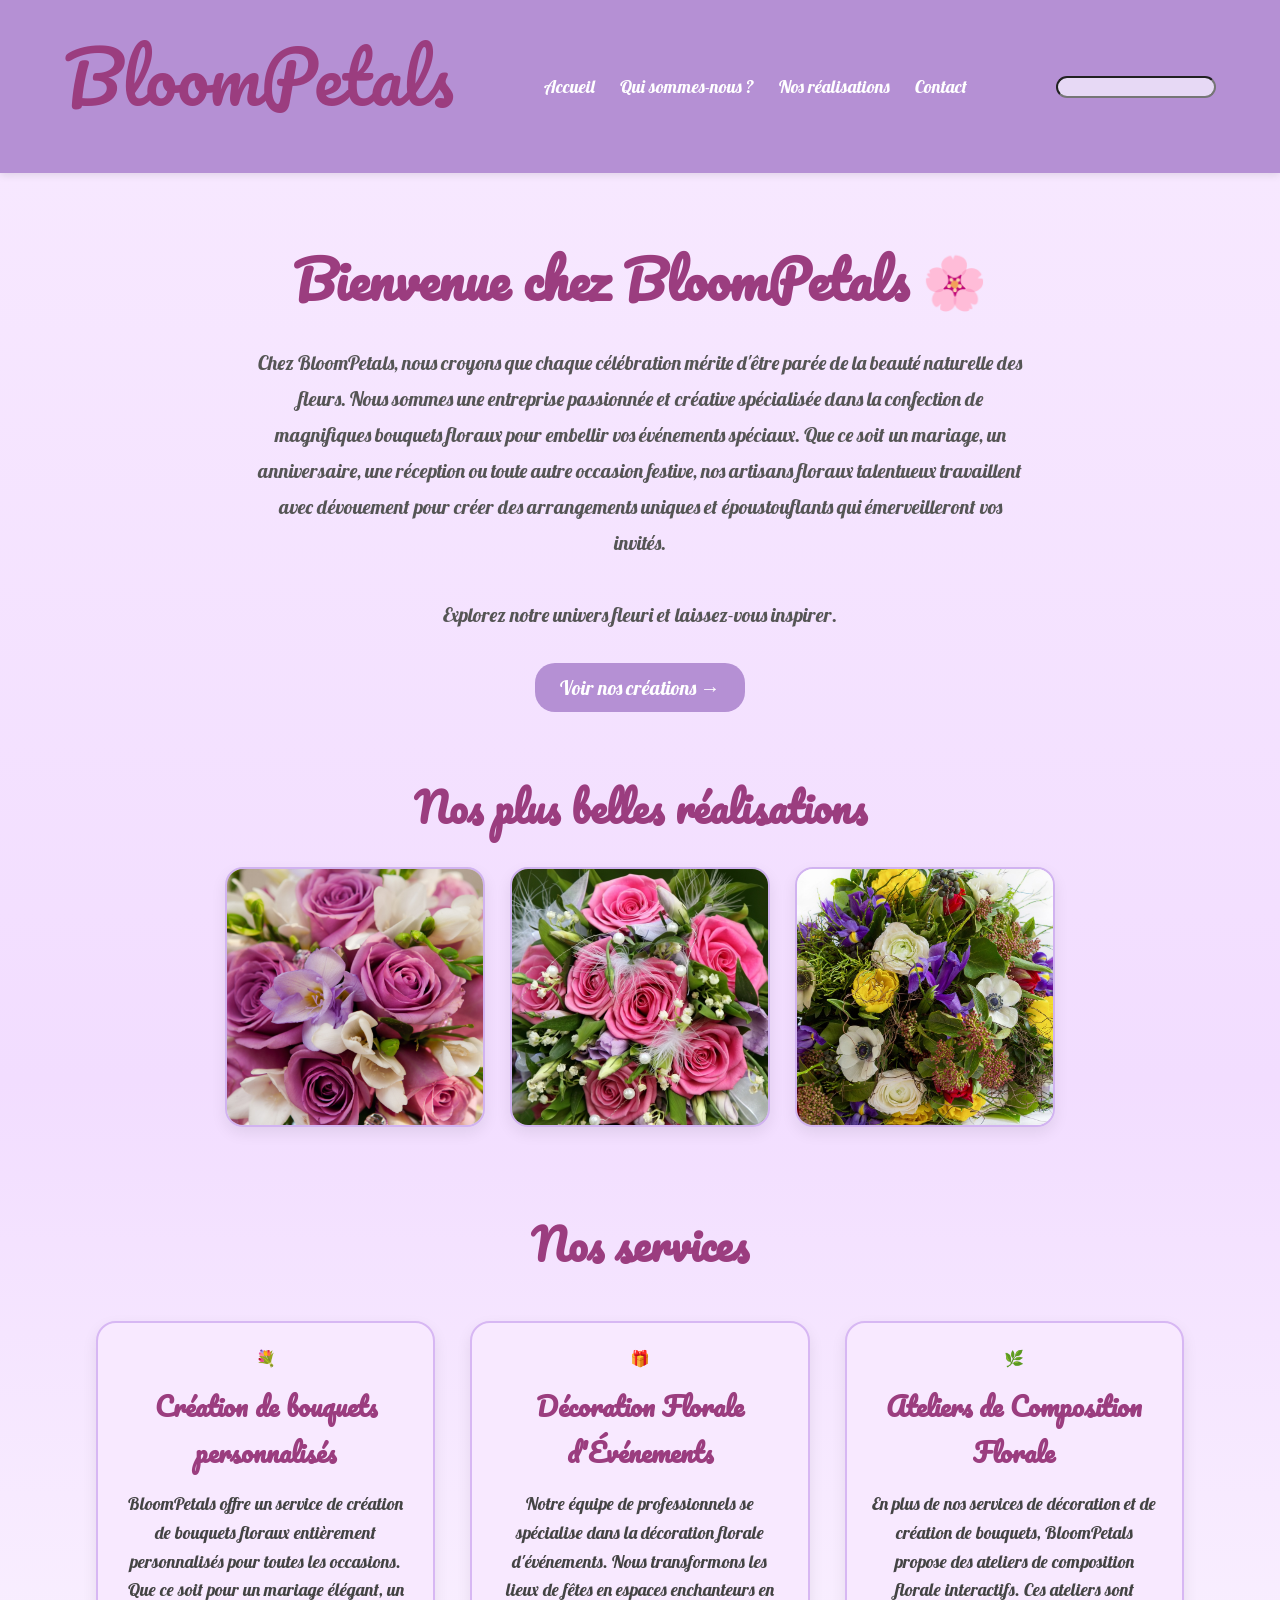
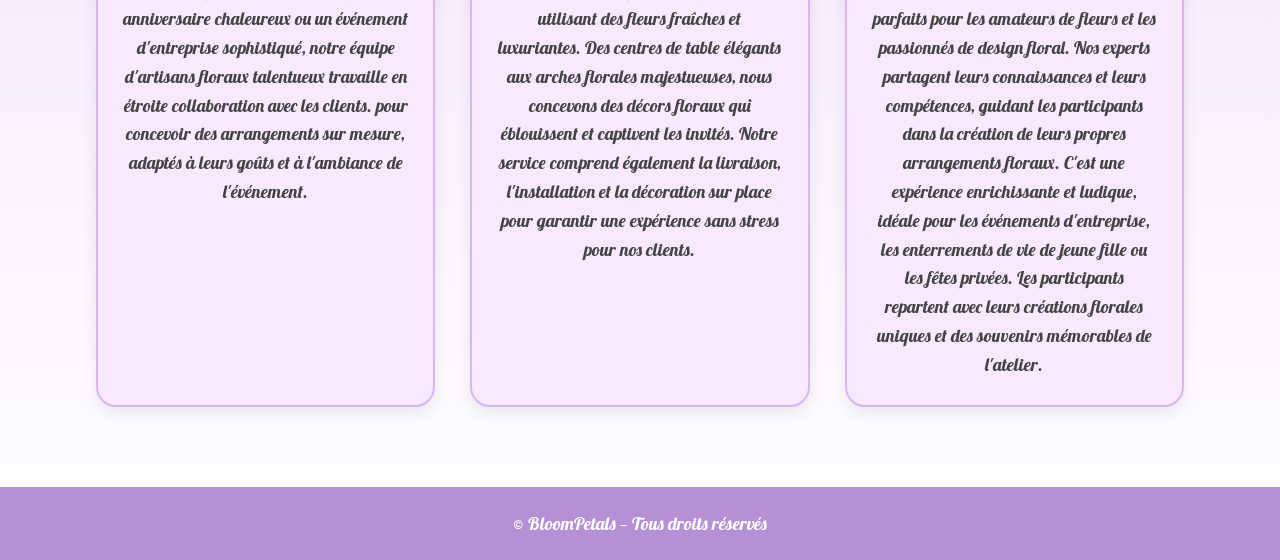
<file: index.html>
<!DOCTYPE html>
<html lang="fr">
<head>
    <meta charset="UTF-8">
    <meta name="viewport" content="width=device-width, initial-scale=1.0">
    <title>BloomPetals</title>

    <link href="https://fonts.googleapis.com/css2?family=Lobster&family=Pacifico&display=swap" rel="stylesheet">
    <link rel="stylesheet" href="styleflower.css">

</head>

<body class="index-page">
    <header>
        <nav>
            <div class="logo">BloomPetals</div>

            <ul>
                <li><a href="index.html" class="active">Accueil</a></li>
                <li><a href="entreprise.html">Qui sommes-nous ?</a></li>
                <li><a href="realisation.html">Nos réalisations</a></li>
                <li><a href="contact.html">Contact</a></li>
            </ul>

            <input type="text" class="search">
        </nav>
    </header>

    <section class="hero fade-in">
        <h1 class="hero-title">Bienvenue chez BloomPetals 🌸</h1>

        <p class="hero-text">
            Chez BloomPetals, nous croyons que chaque célébration mérite d'être parée de la beauté
            naturelle des fleurs. Nous sommes une entreprise passionnée et créative spécialisée dans
            la confection de magnifiques bouquets floraux pour embellir vos événements spéciaux. Que
            ce soit un mariage, un anniversaire, une réception ou toute autre occasion festive, nos
            artisans floraux talentueux travaillent avec dévouement pour créer des arrangements
            uniques et époustouflants qui émerveilleront vos invités.<br><br>

            Explorez notre univers fleuri et laissez-vous inspirer.
        </p>

        <a href="realisation.html" class="cta-button">Voir nos créations →</a>
    </section>

    <section class="gallery-section fade-in">
        <h2>Nos plus belles réalisations</h2>

        <div class="gallery-grid">
            <img src="image/fleur12.jpg" class="img-card" alt="">
            <img src="image/fleur13.jpg" class="img-card" alt="">
            <img src="image/fleur8.jpg" class="img-card" alt="">
        </div>
    </section>

    <section class="services-section fade-in">
        <h2>Nos services</h2>

        <div class="service-grid">
            <div class="service-card">
                💐
                <h3>Création de bouquets personnalisés</h3>
                <p>BloomPetals offre un service de création de
                   bouquets floraux entièrement personnalisés pour toutes les occasions. Que ce soit pour un
                   mariage élégant, un anniversaire chaleureux ou un événement d'entreprise sophistiqué,
                   notre équipe d'artisans floraux talentueux travaille en étroite collaboration avec les clients.
                   pour concevoir des arrangements sur mesure, adaptés à leurs goûts et à l'ambiance de
                   l'événement.</p>
            </div>

            <div class="service-card">
                🎁
                <h3>Décoration Florale d'Événements</h3>
                <p>Notre équipe de professionnels se spécialise dans
                   la décoration florale d'événements. Nous transformons les lieux de fêtes en espaces
                   enchanteurs en utilisant des fleurs fraîches et luxuriantes. Des centres de table élégants aux
                   arches florales majestueuses, nous concevons des décors floraux qui éblouissent et
                   captivent les invités. Notre service comprend également la livraison, l'installation et la
                   décoration sur place pour garantir une expérience sans stress pour nos clients.</p>
            </div>

            <div class="service-card">
                🌿
                <h3>Ateliers de Composition Florale</h3>
                <p>En plus de nos services de décoration et de création
                   de bouquets, BloomPetals propose des ateliers de composition florale interactifs. Ces
                   ateliers sont parfaits pour les amateurs de fleurs et les passionnés de design floral. Nos
                   experts partagent leurs connaissances et leurs compétences, guidant les participants dans
                   la création de leurs propres arrangements floraux. C'est une expérience enrichissante et
                   ludique, idéale pour les événements d'entreprise, les enterrements de vie de jeune fille ou
                   les fêtes privées. Les participants repartent avec leurs créations florales uniques et des
                   souvenirs mémorables de l'atelier.</p>
            </div>
        </div>
    </section>
<footer class="footer-simple">
    © BloomPetals — Tous droits réservés
</footer>

</body>
</html>
</file>
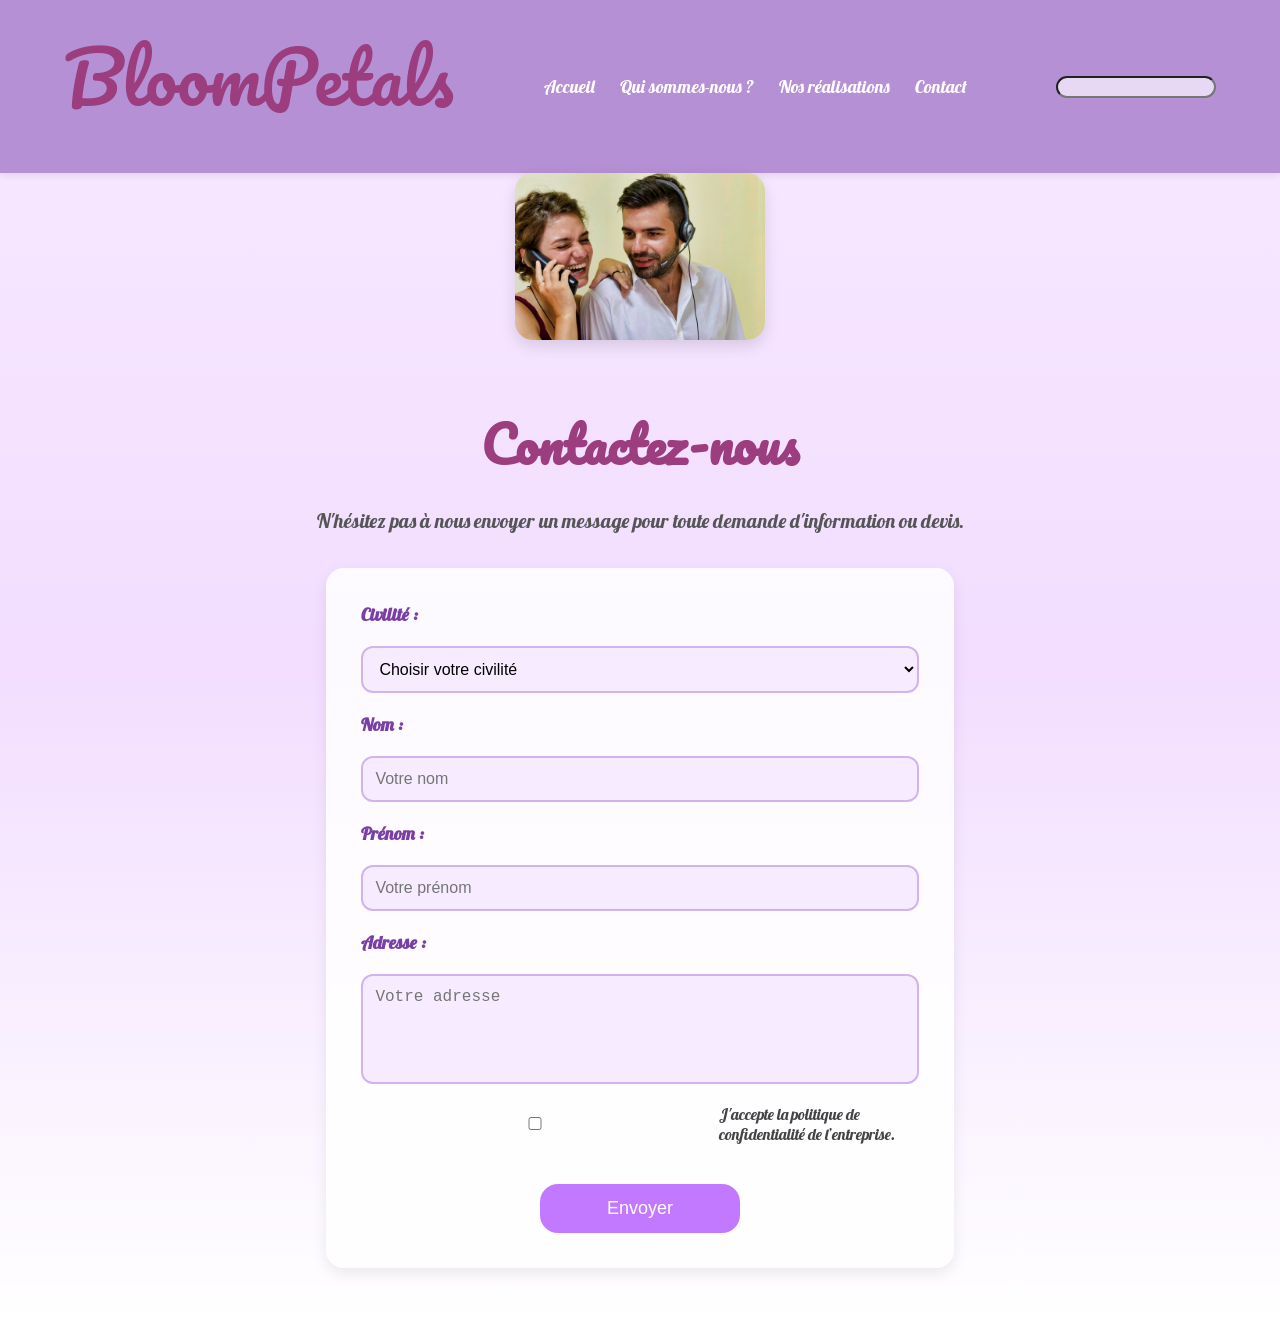
<file: contact.html>
<!DOCTYPE html>
<html lang="fr">
<head>
    <meta charset="UTF-8">
    <meta name="viewport" content="width=device-width, initial-scale=1.0">
    <title>Contact – BloomPetals</title>

    <link href="https://fonts.googleapis.com/css2?family=Lobster&family=Pacifico&display=swap" rel="stylesheet">

    <link rel="stylesheet" href="styleflower.css">

</head>
<body>

    <header>
        <nav>
            <div class="logo">BloomPetals</div>

            <ul>
                <li><a href="index.html">Accueil</a></li>
                <li><a href="entreprise.html">Qui sommes-nous ?</a></li>
                <li><a href="realisation.html">Nos réalisations</a></li>
                <li><a href="contact.html" class="active">Contact</a></li>
            </ul>

            <input type="text" class="search" placeholder="">
        </nav>
    </header>
<img src="image/photoequipe6.jpg" 
     alt="Fleur décorative BloomPetals"
     class="contact-image">

        <section class="contact-section">
            <h1>Contactez-nous</h1>
            <p>N'hésitez pas à nous envoyer un message pour toute demande d'information ou devis.</p>

            <form class="contact-form">

                <label for="civilite">Civilité :</label>
                <select id="civilite" name="civilite" required>
                    <option value="" disabled selected>Choisir votre civilité</option>
                    <option value="madame">Madame</option>
                    <option value="monsieur">Monsieur</option>
                    <option value="autre">Autre</option>
                </select>

                <label for="nom">Nom :</label>
                <input type="text" id="nom" name="nom" placeholder="Votre nom" required>

                <label for="prenom">Prénom :</label>
                <input type="text" id="prenom" name="prenom" placeholder="Votre prénom" required>

                <label for="adresse">Adresse :</label>
                <textarea id="adresse" name="adresse" placeholder="Votre adresse" required></textarea>

                <div class="checkbox-container">
                    <input type="checkbox" id="confidentialite" required>
                    <label for="confidentialite">J'accepte la politique de confidentialité de l’entreprise.</label>
                </div>

                <button type="submit">Envoyer</button>

            </form>
        </section>

</body>
</html>
</file>
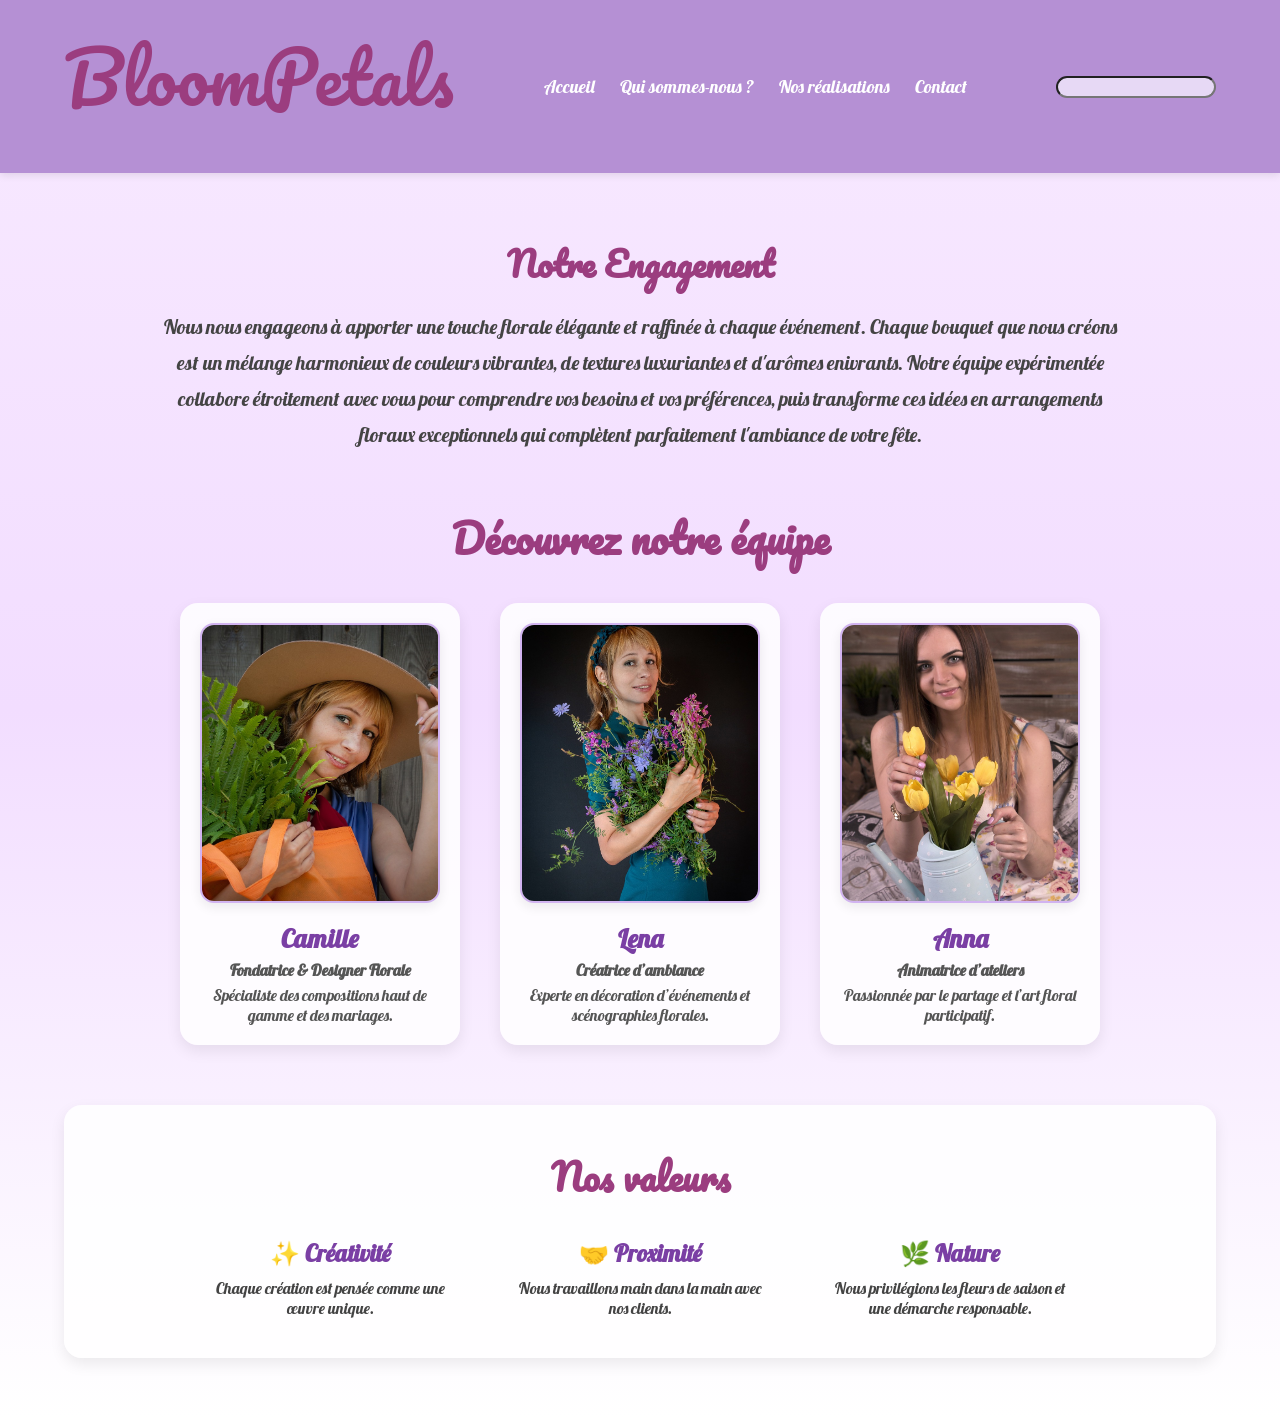
<file: entreprise.html>
<!DOCTYPE html>
<html lang="fr">
<head>
    <meta charset="UTF-8">
    <meta name="viewport" content="width=device-width, initial-scale=1.0">
    <title>BloomPetals – Notre équipe</title>

    <link href="https://fonts.googleapis.com/css2?family=Lobster&family=Pacifico&display=swap" rel="stylesheet">
    <link rel="stylesheet" href="styleflower.css">

</head>
<body>

    <header>
        <nav>
            <div class="logo">BloomPetals</div>

            <ul>
                <li><a href="index.html">Accueil</a></li>
                <li><a href="entreprise.html" class="active">Qui sommes-nous ?</a></li>
                <li><a href="realisation.html">Nos réalisations</a></li>
                <li><a href="contact.html">Contact</a></li>
            </ul>

            <input type="text" class="search" placeholder="">
        </nav>
    </header>

    <section class="engagement">
        <h2> Notre Engagement</h2>
         <p>
            Nous nous engageons à apporter une touche florale élégante et raffinée à chaque événement.
            Chaque bouquet que nous créons est un mélange harmonieux de couleurs vibrantes,
            de textures luxuriantes et d'arômes enivrants.
            Notre équipe expérimentée collabore étroitement avec vous pour comprendre vos besoins
            et vos préférences, puis transforme ces idées en arrangements floraux exceptionnels
            qui complètent parfaitement l'ambiance de votre fête.
        </p>
    </section>

    <section class="team-section">
        <h2>Découvrez notre équipe</h2>

        <div class="team-grid">

            <div class="member">
                <img src="image/photoequipe1.jpg" alt="Camille">
                <h3>Camille</h3>
                <p><strong>Fondatrice & Designer Florale</strong></p>
                <p>Spécialiste des compositions haut de gamme et des mariages.</p>
            </div>

            <div class="member">
                <img src="image/photoequipe2.jpg" alt="Lena">
                <h3>Lena</h3>
                <p><strong>Créatrice d’ambiance</strong></p>
                <p>Experte en décoration d’événements et scénographies florales.</p>
            </div>

            <div class="member">
                <img src="image/photoequipe4.jpg" alt="Anna">
                <h3>Anna</h3>
                <p><strong>Animatrice d’ateliers</strong></p>
                <p>Passionnée par le partage et l’art floral participatif.</p>
            </div>

        </div>
    </section>

    <section class="qualities">
        <h2>Nos valeurs</h2>

        <div class="qualities-list">
            <div>
                <h3>✨ Créativité</h3>
                <p>Chaque création est pensée comme une œuvre unique.</p>
            </div>

            <div>
                <h3>🤝 Proximité</h3>
                <p>Nous travaillons main dans la main avec nos clients.</p>
            </div>

            <div>
                <h3>🌿 Nature</h3>
                <p>Nous privilégions les fleurs de saison et une démarche responsable.</p>
            </div>
        </div>
    </section>

</body>
</html>
</file>
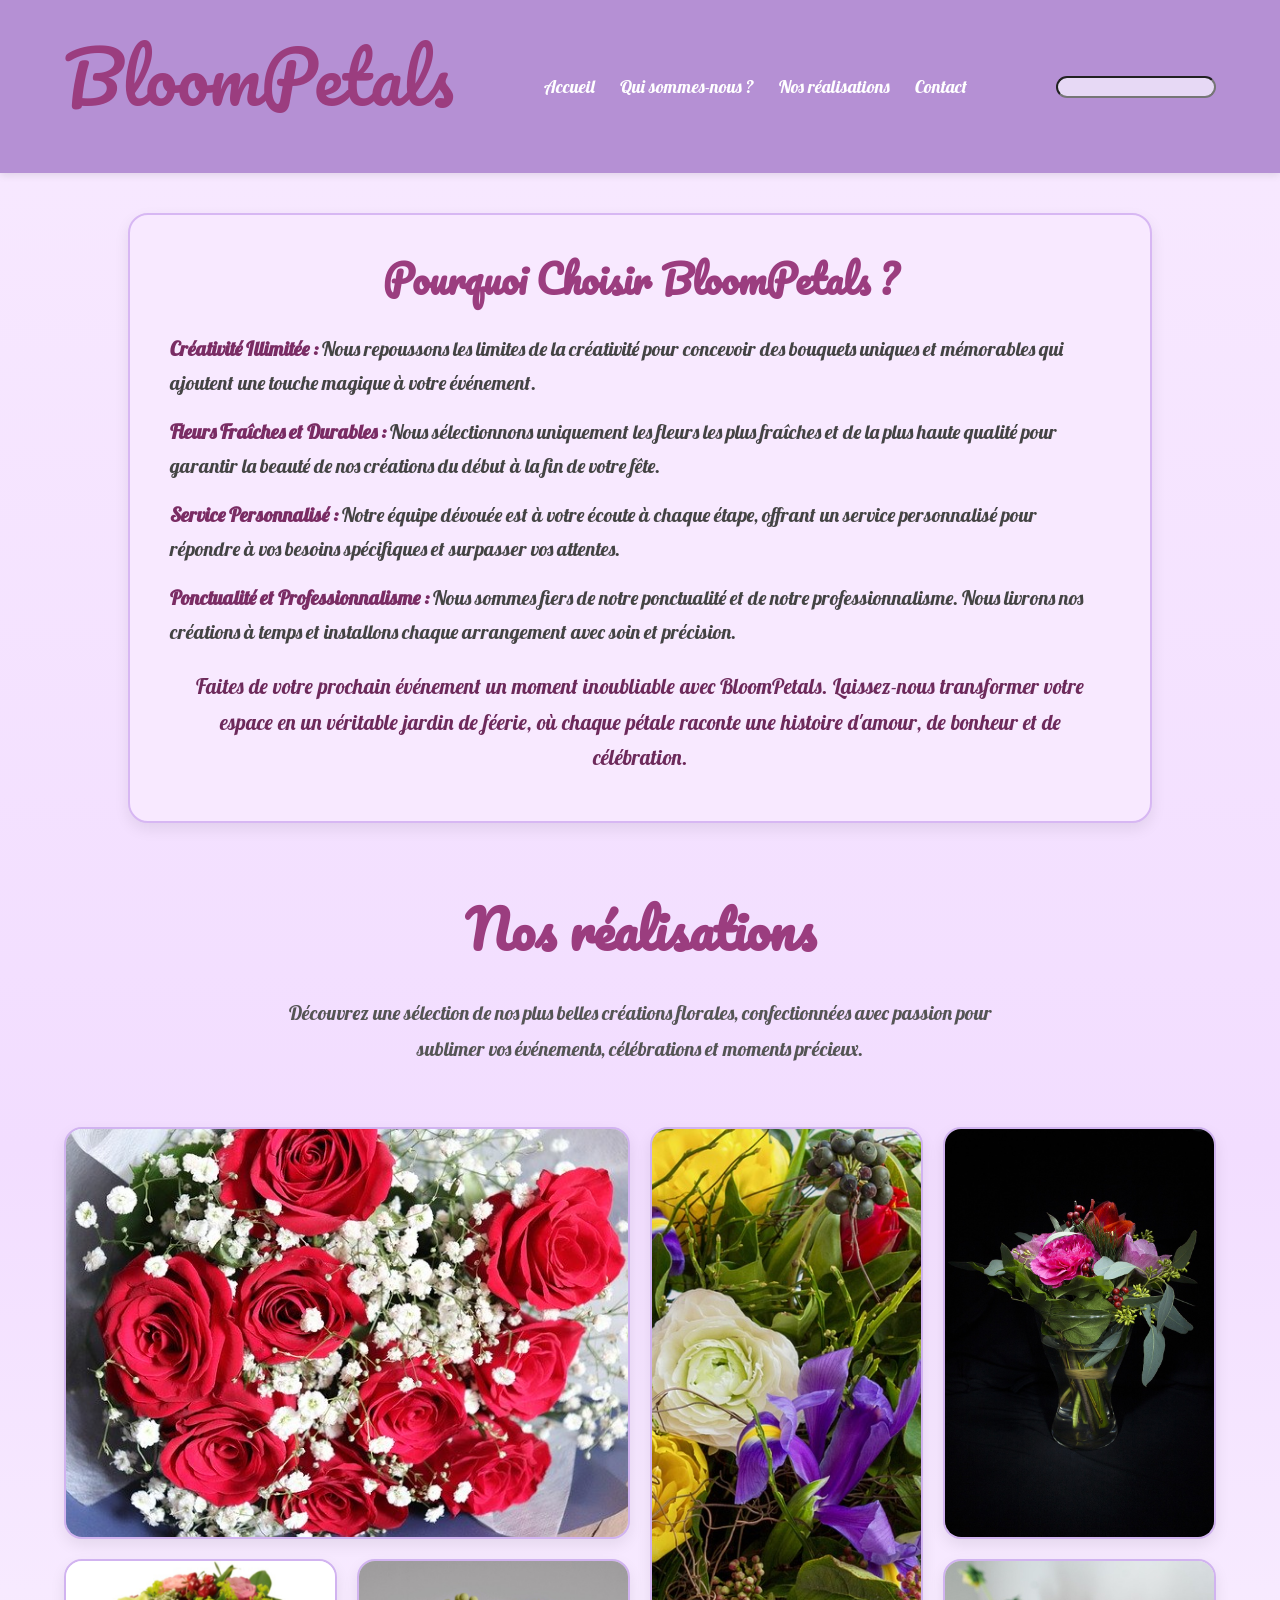
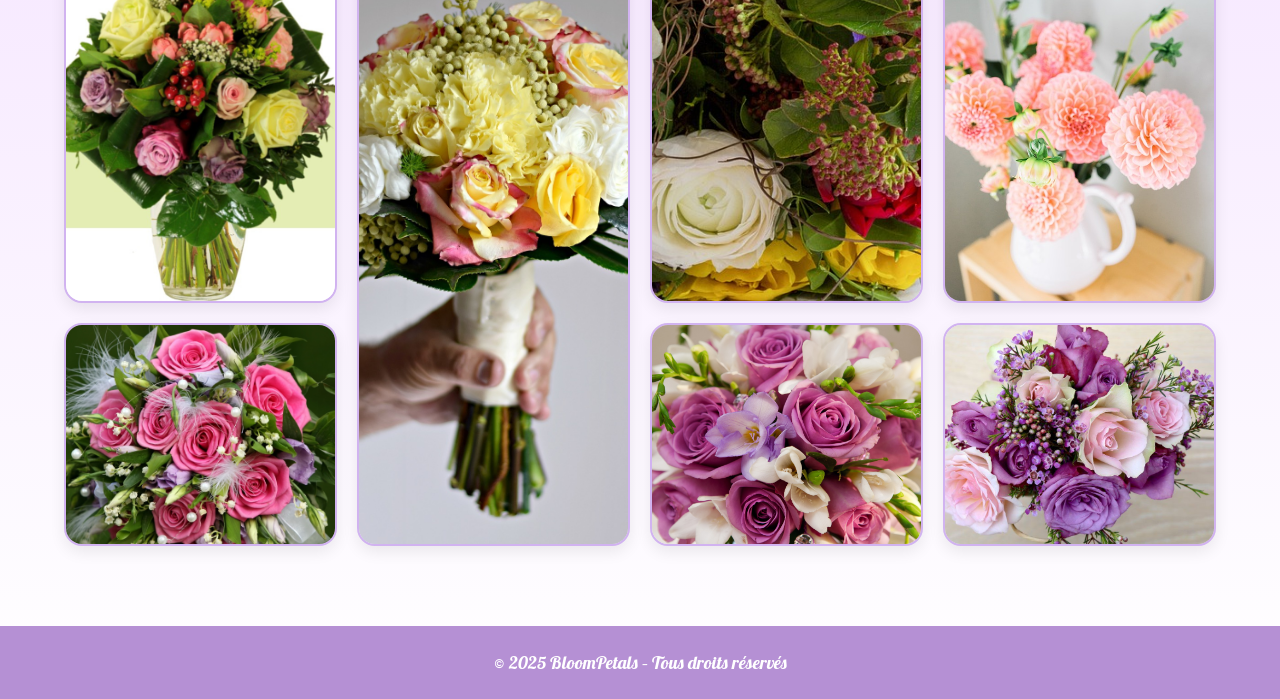
<file: realisation.html>
<!DOCTYPE html>
<html lang="fr">
<head>
    <meta charset="UTF-8">
    <meta name="viewport" content="width=device-width, initial-scale=1.0">
    <title>Réalisations – BloomPetals</title>

    
    <link href="https://fonts.googleapis.com/css2?family=Lobster&family=Pacifico&display=swap" rel="stylesheet">
    <link rel="stylesheet" href="styleflower.css">

</head>
<body>

    <header>
        <nav>
            <div class="logo">BloomPetals</div>

            <ul>
                <li><a href="index.html">Accueil</a></li>
                <li><a href="entreprise.html">Qui sommes-nous ?</a></li>
                <li><a href="realisation.html" class="active">Nos réalisations</a></li>
                <li><a href="contact.html">Contact</a></li>
            </ul>

            <input type="text" class="search" placeholder="">
        </nav>
    </header>

    <section class="real-why fade-in">
        <h2>Pourquoi Choisir BloomPetals ?</h2>

        <p><strong>Créativité Illimitée :</strong> Nous repoussons les limites de la créativité pour concevoir des bouquets uniques et mémorables qui ajoutent une touche magique à votre événement.</p>

        <p><strong>Fleurs Fraîches et Durables :</strong> Nous sélectionnons uniquement les fleurs les plus fraîches et de la plus haute qualité pour garantir la beauté de nos créations du début à la fin de votre fête.</p>

        <p><strong>Service Personnalisé :</strong> Notre équipe dévouée est à votre écoute à chaque étape, offrant un service personnalisé pour répondre à vos besoins spécifiques et surpasser vos attentes.</p>

        <p><strong>Ponctualité et Professionnalisme :</strong> Nous sommes fiers de notre ponctualité et de notre professionnalisme. Nous livrons nos créations à temps et installons chaque arrangement avec soin et précision.</p>

        <p class="closing">
            Faites de votre prochain événement un moment inoubliable avec BloomPetals.
            Laissez-nous transformer votre espace en un véritable jardin de féerie, où chaque pétale raconte
            une histoire d'amour, de bonheur et de célébration.
        </p>
    </section>

    <section class="real-header fade-in">
        <h1>Nos réalisations</h1>
        <p>
            Découvrez une sélection de nos plus belles créations florales, confectionnées avec passion
            pour sublimer vos événements, célébrations et moments précieux.
        </p>
    </section>

    <section class="gallery-section fade-in">
        <div class="gallery-grid">

            <div class="grid-item wide"><img src="image/fleur9.jpg" alt="Fleur"></div>
            <div class="grid-item tall"><img src="image/fleur8.jpg" alt="Fleur"></div>

            <div class="grid-item"><img src="image/fleur6.jpg" alt="Fleur"></div>
            <div class="grid-item"><img src="image/fleur7.jpg" alt="Fleur"></div>
            <div class="grid-item tall"><img src="image/fleur11.jpg" alt="Fleur"></div>
            <div class="grid-item"><img src="image/fleur10.jpg" alt="Fleur"></div>

            <div class="grid-item"><img src="image/fleur13.jpg" alt="Fleur"></div>
            <div class="grid-item"><img src="image/fleur12.jpg" alt="Fleur"></div>

            <div class="grid-item"><img src="image/fleur14.jpg" alt="Fleur 14"></div>

        </div>
    </section>

    <footer class="footer-simple">
        © 2025 BloomPetals – Tous droits réservés
    </footer>

</body>
</html>
</file>
<file: styleflower.css>
/* 0. Style global */
* {
    margin: 0;
    padding: 0;
    box-sizing: border-box;
}

body {
    font-family: "Lobster", cursive;
    background: linear-gradient(180deg, #f8eaff, #f2ddff, #ffffff);
    color: #444;
}

img {
    max-width: 100%;
    height: auto;
}

/* 1. Header et navigation */
header {
    background: #b590d4;
    padding: 15px 0;
    box-shadow: 0 2px 8px rgba(0,0,0,0.1);
}

nav {
    width: 90%;
    margin: auto;
    display: flex;
    justify-content: space-between;
    align-items: center;
    flex-wrap: wrap;
}

nav ul {
    list-style: none;
    display: flex;
    gap: 25px;
    flex-wrap: wrap;
}

nav ul li a {
    color: white;
    text-decoration: none;
    font-size: 18px;
    transition: 0.3s;
}

nav ul li a:hover {
    opacity: 0.7;
}

/* 2. Logo */
.logo {
    font-family: 'Pacifico', cursive !important;
    font-size: 70px;
    color: #9b3d7f;
    margin-bottom: 20px;
    animation: float 4s ease-in-out infinite;
}

/* 3. Animations */
@keyframes fadeIn {
    from { opacity: 0; transform: translateY(20px); }
    to   { opacity: 1; transform: translateY(0); }
}

@keyframes float {
    0%   { transform: translateY(0); }
    50%  { transform: translateY(-8px); }
    100% { transform: translateY(0); }
}

.fade-in {
    animation: fadeIn 1.6s ease;
}

/* 4. Barre de recherche */
.search {
    width: 160px;
    height: 22px;
    background: #e7d9f5;
    border-radius: 15px;
}

/* 5. Hero / section principale */
.real-header, .hero {
    width: 80%;
    margin: 60px auto;
    text-align: center;
    animation: fadeIn 1.6s ease;
}

.real-header h1, .hero-title {
    font-family: "Pacifico", cursive;
    font-size: 52px;
    color: #9b3d7f;
    margin-bottom: 20px;
}

.real-header p, .hero-text {
    font-family: "Lobster", cursive;
    font-size: 20px;
    color: #555;
    line-height: 1.8;
    width: 75%;
    margin: auto;
    margin-bottom: 30px;
}

/* 6. Pourquoi nous choisir */
.real-why {
    width: 80%;
    margin: 40px auto 60px;
    background: #f8e9ff;
    padding: 30px 40px;
    border-radius: 20px;
    border: 2px solid #d7b7f3;
    box-shadow: 0 6px 15px rgba(0,0,0,0.08);
    animation: fadeIn 1.6s ease;
}

.real-why h2 {
    font-family: "Pacifico", cursive;
    font-size: 38px;
    text-align: center;
    color: #9b3d7f;
    margin-bottom: 20px;
}

.real-why p {
    font-family: "Lobster", cursive;
    font-size: 20px;
    line-height: 1.7;
    color: #444;
    margin-bottom: 15px;
}

.real-why p strong {
    color: #7a2c64;
}

.real-why .closing {
    margin-top: 20px;
    text-align: center;
    font-size: 21px;
    color: #6d2a5b;
}

/* 7. Galerie d’images */
.gallery-section {
    width: 90%;
    margin: 40px auto 80px;
    animation: fadeIn 1.6s ease;
}

.gallery-section h2 {
    text-align: center !important;
    width: 100% !important;
    display: block !important;
    margin-bottom: 25px !important;
    font-family: "Pacifico", cursive;
    font-size: 40px;
    color: #9b3d7f;
}

.gallery-grid {
    display: grid;
    grid-template-columns: repeat(auto-fit, minmax(260px, 1fr));
    gap: 20px;
    grid-auto-flow: dense;
}

.grid-item {
    overflow: hidden;
    border-radius: 18px;
    background: #f3e1ff;
    border: 2px solid #d1b3f0;
    box-shadow: 0 6px 15px rgba(0,0,0,0.08);
}

.grid-item img {
    width: 100%;
    height: 100%;
    object-fit: cover;
    transition: 0.4s;
}

.grid-item:hover img {
    transform: scale(1.05);
}

.tall { grid-row: span 2; }
.wide { grid-column: span 2; }

@media (max-width: 900px) {
    .tall { grid-row: span 1; }
    .wide { grid-column: span 1; }
}

/* 8. Footer */
.footer-simple {
    text-align: center;
    padding: 25px 0;
    background: #b590d4;
    color: white;
    font-size: 18px;
    margin-top: 60px;
}

/* 9. Boutons CTA */
.cta-button {
    display: inline-block;
    background: #b590d4;
    padding: 12px 25px;
    border-radius: 20px;
    color: white;
    font-size: 20px;
    text-decoration: none;
    transition: 0.3s;
}

.cta-button:hover {
    opacity: 0.8;
}

/* 10. Services */
.services-section {
    width: 85%;
    margin: 80px auto;
    text-align: center;
}

.services-section h2 {
    font-family: "Pacifico", cursive;
    font-size: 42px;
    color: #9b3d7f;
    margin-bottom: 40px;
}

.service-grid {
    display: grid;
    grid-template-columns: repeat(auto-fit, minmax(280px, 1fr));
    gap: 35px;
}

.service-card {
    background: #f8e9ff;
    border: 2px solid #d7b7f3;
    border-radius: 20px;
    padding: 25px;
    font-family: "Lobster", cursive;
    box-shadow: 0 6px 15px rgba(0,0,0,0.08);
    transition: 0.3s ease;
}

.service-card h3 {
    font-family: "Pacifico", cursive;
    color: #9b3d7f;
    margin: 15px 0;
    font-size: 26px;
}

.service-card p {
    font-size: 18px;
    line-height: 1.6;
    color: #444;
}

.service-card:hover {
    transform: translateY(-6px);
    box-shadow: 0 10px 20px rgba(0,0,0,0.12);
}

/* 11. Équipe et Qualités */
.engagement {
    width: 75%;
    margin: 60px auto 40px;
    text-align: center;
    font-size: 20px;
    line-height: 1.8;
    animation: fadeIn 1.6s ease;
}

.engagement h2 {
    font-family: "Pacifico", cursive;
    color: #9b3d7f;
    font-size: 34px;
    margin-bottom: 15px;
}

.team-section {
    width: 90%;
    margin: 50px auto;
    text-align: center;
}

.team-section h2 {
    font-family: "Pacifico", cursive;
    font-size: 40px;
    color: #9b3d7f;
    margin-bottom: 30px;
}

.team-grid {
    display: flex;
    justify-content: center;
    gap: 40px;
    flex-wrap: wrap;
}

.member {
    width: 280px;
    padding: 20px;
    background: #ffffffdd;
    border-radius: 18px;
    box-shadow: 0 6px 15px rgba(0,0,0,0.08);
    transition: 0.3s;
    animation: fadeIn 1.6s ease;
}

.member:hover {
    transform: translateY(-6px);
    box-shadow: 0 10px 18px rgba(0,0,0,0.12);
}

.member img {
    width: 100%;
    height: 280px;
    object-fit: cover;
    border-radius: 14px;
    border: 2px solid #d1b3f0;
    background: #f3e1ff;
    box-shadow: 0 4px 12px rgba(0,0,0,0.08);
    margin-bottom: 15px;
}

.member h3 {
    font-size: 26px;
    color: #7a3fa4;
}

.member p {
    font-size: 16px;
    color: #555;
    margin-top: 5px;
}

.qualities {
    width: 90%;
    margin: 60px auto;
    background: #ffffffdd;
    padding: 40px;
    border-radius: 18px;
    box-shadow: 0 6px 15px rgba(0,0,0,0.08);
    animation: fadeIn 1.6s ease;
}

.qualities h2 {
    text-align: center;
    font-size: 36px;
    color: #9b3d7f;
    font-family: "Pacifico", cursive;
    margin-bottom: 30px;
}

.qualities-list {
    display: flex;
    justify-content: center;
    gap: 60px;
    flex-wrap: wrap;
}

.qualities-list div {
    width: 250px;
    text-align: center;
}

.qualities-list h3 {
    font-size: 24px;
    color: #7a3fa4;
    margin-bottom: 10px;
}

/* 12. Contact */
.contact-section {
    width: 70%;
    margin: 60px auto;
    text-align: center;
    animation: fadeIn 1.6s ease;
}

.contact-section h1 {
    font-family: "Pacifico", cursive;
    font-size: 50px;
    color: #9b3d7f;
    margin-bottom: 20px;
}

.contact-section p {
    font-size: 20px;
    margin-bottom: 35px;
    color: #555;
}

.contact-form {
    width: 70%;
    margin: auto;
    background: #ffffffdd;
    padding: 35px;
    border-radius: 18px;
    box-shadow: 0 6px 15px rgba(0,0,0,0.08);
    display: flex;
    flex-direction: column;
    gap: 20px;
}

.contact-form label {
    font-size: 18px;
    color: #7a3fa4;
    text-align: left;
    font-weight: bold;
}

.contact-form input,
.contact-form select,
.contact-form textarea {
    width: 100%;
    padding: 12px;
    border-radius: 12px;
    border: 2px solid #d1b3f0;
    background: #f7ecff;
    font-size: 16px;
    outline: none;
    transition: 0.3s;
}

.contact-form input:focus,
.contact-form select:focus,
.contact-form textarea:focus {
    border-color: #b590d4;
    box-shadow: 0 0 8px rgba(181,144,212,0.4);
}

textarea {
    height: 110px;
    resize: none;
}

.checkbox-container {
    display: flex;
    gap: 10px;
    align-items: center;
}

.checkbox-container label {
    font-size: 16px;
    font-weight: normal;
    color: #444;
}

.contact-form button {
    padding: 14px 20px;
    background: #c279ff;
    color: white;
    border: none;
    border-radius: 18px;
    font-size: 18px;
    cursor: pointer;
    transition: 0.3s;
    width: 200px;
    margin: 20px auto 0;
}

.contact-form button:hover {
    background: #a35dd4;
    transform: translateY(-4px);
    box-shadow: 0 8px 15px rgba(0,0,0,0.15);
}

.contact-image {
    width: 250px;
    border-radius: 18px;
    margin: 0 auto 25px auto;
    display: block;
    box-shadow: 0 6px 15px rgba(0,0,0,0.12);
}

/* 13. Page d’accueil */
body.index-page .gallery-section {
    width: 80%;
    margin-top: 40px;
}

body.index-page .gallery-grid {
    display: flex;
    justify-content: center;
    gap: 25px;
}

body.index-page .gallery-grid img {
    width: 260px;
    height: 260px;
    object-fit: cover;
    border-radius: 18px;
    border: 2px solid #d1b3f0;
    box-shadow: 0 6px 15px rgba(0,0,0,0.08);
}

/* ================= MEDIA QUERIES ================= */

/* Tablettes */
@media (max-width: 992px) {
    .real-header h1, .hero-title {
        font-size: 42px;
    }

    .real-header p, .hero-text,
    .real-why p {
        font-size: 18px;
        width: 90%;
    }

    .service-grid {
        grid-template-columns: repeat(auto-fit, minmax(220px, 1fr));
    }

    .gallery-grid {
        grid-template-columns: repeat(auto-fit, minmax(200px, 1fr));
    }

    .contact-form {
        width: 90%;
        padding: 25px;
    }
}

/* Mobiles */
@media (max-width: 768px) {
    nav ul {
        flex-direction: column;
        gap: 15px;
    }

    .real-header h1, .hero-title {
        font-size: 36px;
    }

    .real-header p, .hero-text,
    .real-why p {
        font-size: 16px;
        width: 95%;
    }

    .service-grid,
    .gallery-grid {
        grid-template-columns: 1fr;
    }

    .team-grid {
        flex-direction: column;
        gap: 25px;
    }

    .qualities-list {
        flex-direction: column;
        gap: 20px;
    }
}

/* Très petits écrans */
@media (max-width: 480px) {
    .real-header h1, .hero-title {
        font-size: 28px;
    }

    .real-header p, .hero-text,
    .real-why p {
        font-size: 14px;
    }

    nav ul {
        gap: 10px;
    }

    .cta-button {
        font-size: 16px;
        padding: 10px 20px;
    }
}
</file>
